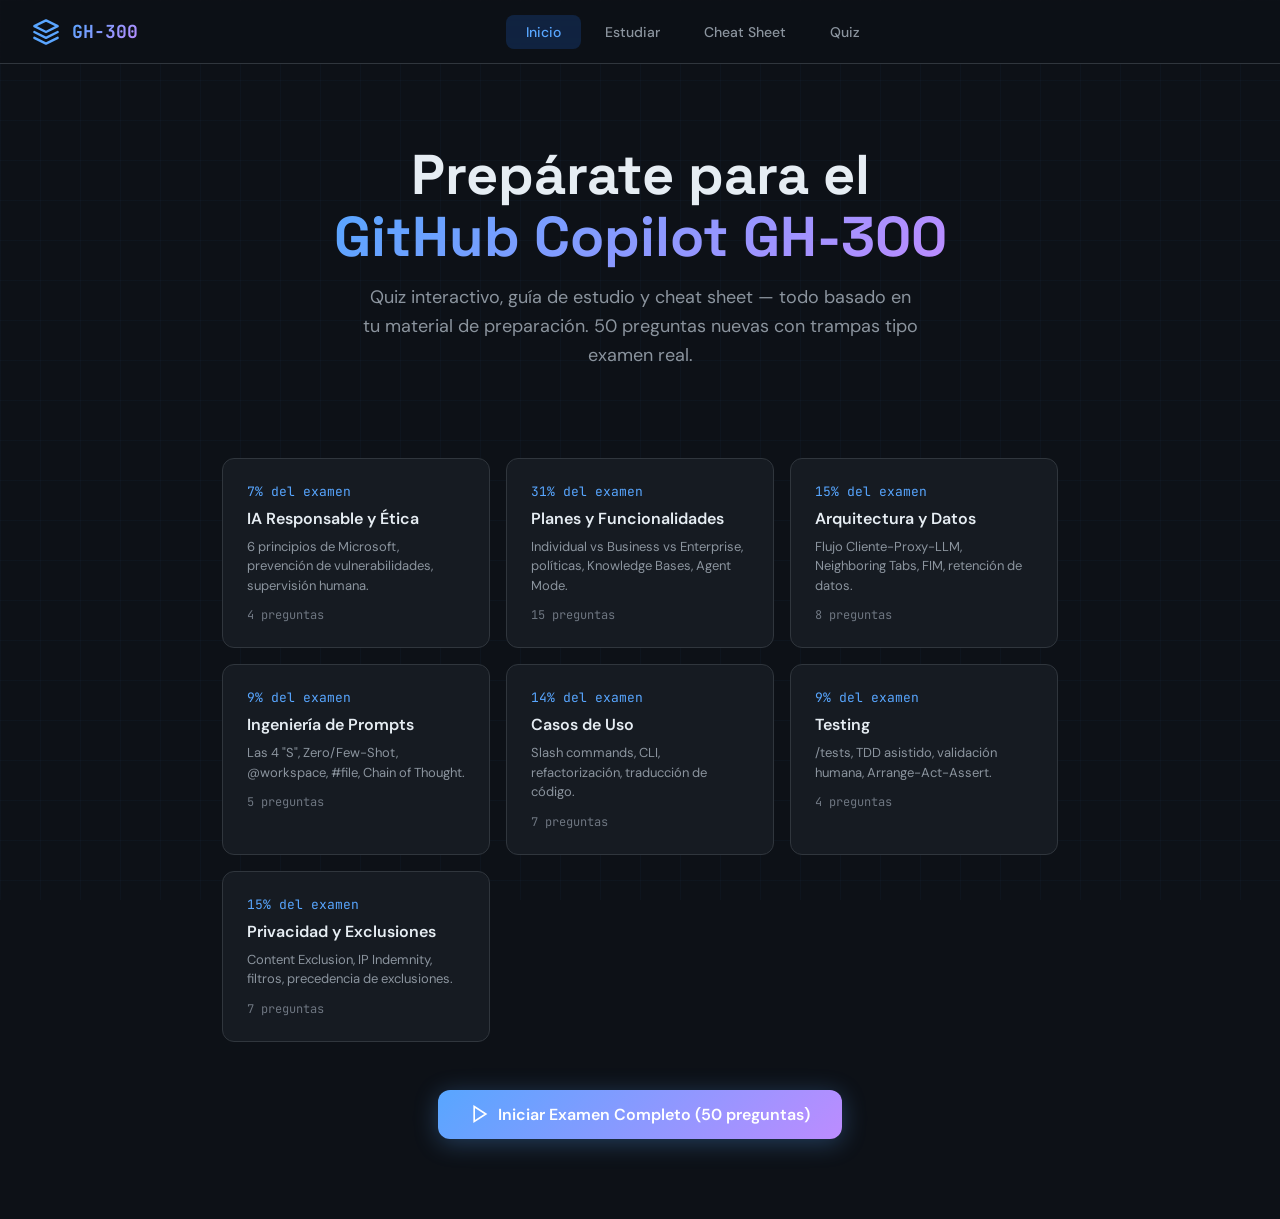
<file: index.html>
<!DOCTYPE html>
<html lang="es">
<head>
<meta charset="UTF-8">
<meta name="viewport" content="width=device-width, initial-scale=1.0">
<title>GH-300 — GitHub Copilot Certification Prep</title>
<link href="https://fonts.googleapis.com/css2?family=JetBrains+Mono:wght@400;600;700&family=Space+Grotesk:wght@400;500;600;700&family=DM+Sans:wght@400;500;600;700&display=swap" rel="stylesheet">
<link rel="stylesheet" href="css/styles.css">
<script src="js/app.js" defer></script>
</head>
<body>

<!-- NAV -->
<nav class="nav">
  <div class="nav-brand">
    <svg viewBox="0 0 24 24" fill="none" stroke="url(#navGrad)" stroke-width="2" stroke-linecap="round" stroke-linejoin="round">
      <defs><linearGradient id="navGrad" x1="0" y1="0" x2="24" y2="24"><stop offset="0%" stop-color="#58a6ff"/><stop offset="100%" stop-color="#bc8cff"/></linearGradient></defs>
      <path d="M12 2L2 7l10 5 10-5-10-5z"/><path d="M2 17l10 5 10-5"/><path d="M2 12l10 5 10-5"/>
    </svg>
    <span>GH-300</span>
  </div>
  <div class="nav-tabs">
    <button class="nav-tab active" onclick="showScreen('home')">Inicio</button>
    <button class="nav-tab" onclick="showScreen('study')">Estudiar</button>
    <button class="nav-tab" onclick="showScreen('cheat')">Cheat Sheet</button>
    <button class="nav-tab" onclick="startQuiz()">Quiz</button>
  </div>
  <div class="nav-score" id="navScore"></div>
</nav>
<div class="mobile-tabs">
  <button class="nav-tab active" onclick="showScreen('home')">Inicio</button>
  <button class="nav-tab" onclick="showScreen('study')">Estudiar</button>
  <button class="nav-tab" onclick="showScreen('cheat')">Cheat Sheet</button>
  <button class="nav-tab" onclick="startQuiz()">Quiz</button>
</div>

<div class="main">

<!-- HOME -->
<div class="screen active" id="screen-home">
  <div class="home-hero">
    <h1>Prepárate para el<br><span class="gradient">GitHub Copilot GH-300</span></h1>
    <p>Quiz interactivo, guía de estudio y cheat sheet — todo basado en tu material de preparación. 50 preguntas nuevas con trampas tipo examen real.</p>
  </div>
  <div class="domain-grid">
    <div class="domain-card" onclick="startQuiz('responsible')">
      <div class="weight">7% del examen</div>
      <h3>IA Responsable y Ética</h3>
      <p>6 principios de Microsoft, prevención de vulnerabilidades, supervisión humana.</p>
      <div class="q-count">4 preguntas</div>
    </div>
    <div class="domain-card" onclick="startQuiz('planes')">
      <div class="weight">31% del examen</div>
      <h3>Planes y Funcionalidades</h3>
      <p>Individual vs Business vs Enterprise, políticas, Knowledge Bases, Agent Mode.</p>
      <div class="q-count">15 preguntas</div>
    </div>
    <div class="domain-card" onclick="startQuiz('arquitectura')">
      <div class="weight">15% del examen</div>
      <h3>Arquitectura y Datos</h3>
      <p>Flujo Cliente-Proxy-LLM, Neighboring Tabs, FIM, retención de datos.</p>
      <div class="q-count">8 preguntas</div>
    </div>
    <div class="domain-card" onclick="startQuiz('prompts')">
      <div class="weight">9% del examen</div>
      <h3>Ingeniería de Prompts</h3>
      <p>Las 4 "S", Zero/Few-Shot, @workspace, #file, Chain of Thought.</p>
      <div class="q-count">5 preguntas</div>
    </div>
    <div class="domain-card" onclick="startQuiz('casos')">
      <div class="weight">14% del examen</div>
      <h3>Casos de Uso</h3>
      <p>Slash commands, CLI, refactorización, traducción de código.</p>
      <div class="q-count">7 preguntas</div>
    </div>
    <div class="domain-card" onclick="startQuiz('testing')">
      <div class="weight">9% del examen</div>
      <h3>Testing</h3>
      <p>/tests, TDD asistido, validación humana, Arrange-Act-Assert.</p>
      <div class="q-count">4 preguntas</div>
    </div>
    <div class="domain-card" onclick="startQuiz('privacidad')">
      <div class="weight">15% del examen</div>
      <h3>Privacidad y Exclusiones</h3>
      <p>Content Exclusion, IP Indemnity, filtros, precedencia de exclusiones.</p>
      <div class="q-count">7 preguntas</div>
    </div>
  </div>
  <div class="start-section">
    <button class="btn btn-primary" onclick="startQuiz()">
      <svg width="20" height="20" viewBox="0 0 24 24" fill="none" stroke="currentColor" stroke-width="2"><polygon points="5 3 19 12 5 21 5 3"/></svg>
      Iniciar Examen Completo (50 preguntas)
    </button>
  </div>
</div>

<!-- QUIZ -->
<div class="screen" id="screen-quiz">
  <div class="quiz-container">
    <div class="quiz-progress">
      <div class="progress-bar-wrap"><div class="progress-bar-fill" id="progressBar"></div></div>
      <div class="progress-text" id="progressText">1/50</div>
    </div>
    <div id="quizDomainTag" class="quiz-domain-tag tag-planes"></div>
    <div id="quizQuestion" class="quiz-question"></div>
    <div id="quizOptions" class="quiz-options"></div>
    <div id="quizFeedback" style="display:none;"></div>
    <div class="quiz-actions">
      <button class="btn btn-secondary btn-sm" id="btnSubmit" onclick="submitAnswer()" disabled>Confirmar Respuesta</button>
      <button class="btn btn-primary btn-sm" id="btnNext" onclick="nextQuestion()" style="display:none;">
        Siguiente →
      </button>
    </div>
  </div>
</div>

<!-- STUDY -->
<div class="screen" id="screen-study">
  <div class="study-container">
    <div class="study-section">
      <h2>Guía de Estudio Completa</h2>
      <p class="subtitle">Todo el contenido organizado por dominio. Haz clic para expandir cada tema.</p>
    </div>
    <div class="accordion" id="studyAccordion"></div>
  </div>
</div>

<!-- CHEAT SHEET -->
<div class="screen" id="screen-cheat">
  <div class="study-container">
    <div class="study-section">
      <h2>Cheat Sheet — Respuestas Flash</h2>
      <p class="subtitle">Datos clave, mnemónicos y trampas frecuentes para memorizar antes del examen.</p>
    </div>
    <div class="cheat-grid" id="cheatGrid"></div>
  </div>
</div>

<!-- RESULTS -->
<div class="screen" id="screen-results">
  <div class="results-container">
    <div class="results-circle">
      <div class="pct" id="resultPct">0%</div>
      <div class="label">Puntuación</div>
    </div>
    <div class="results-status" id="resultStatus"></div>
    <div class="results-subtitle" id="resultSubtitle"></div>
    <div class="results-domains" id="resultDomains"></div>
    <div style="display:flex;gap:12px;justify-content:center;flex-wrap:wrap;">
      <button class="btn btn-primary" onclick="startQuiz()">Reintentar Examen</button>
      <button class="btn btn-secondary" onclick="showScreen('study')">Revisar Estudio</button>
    </div>
  </div>
</div>

</div>
</body>
</html>
</file>
<file: css/styles.css>
:root {
  --bg: #0d1117;
  --surface: #161b22;
  --surface2: #1c2129;
  --border: #30363d;
  --border-bright: #484f58;
  --text: #e6edf3;
  --text-dim: #8b949e;
  --text-muted: #6e7681;
  --accent: #58a6ff;
  --accent-dim: #1f6feb33;
  --green: #3fb950;
  --green-dim: #23883322;
  --red: #f85149;
  --red-dim: #f8514922;
  --orange: #d29922;
  --orange-dim: #d2992222;
  --purple: #bc8cff;
  --purple-dim: #bc8cff22;
  --gradient-1: linear-gradient(135deg, #58a6ff 0%, #bc8cff 100%);
  --gradient-2: linear-gradient(135deg, #3fb950 0%, #58a6ff 100%);
  --radius: 12px;
  --radius-sm: 8px;
  --shadow: 0 8px 32px rgba(0,0,0,0.4);
  --shadow-sm: 0 2px 8px rgba(0,0,0,0.3);
}
* { margin: 0; padding: 0; box-sizing: border-box; }
body {
  background: var(--bg);
  color: var(--text);
  font-family: 'DM Sans', sans-serif;
  min-height: 100vh;
  overflow-x: hidden;
}
/* Scrollbar */
::-webkit-scrollbar { width: 8px; }
::-webkit-scrollbar-track { background: var(--bg); }
::-webkit-scrollbar-thumb { background: var(--border); border-radius: 4px; }

/* Background grid effect */
body::before {
  content: '';
  position: fixed;
  inset: 0;
  background-image: 
    linear-gradient(rgba(88,166,255,0.03) 1px, transparent 1px),
    linear-gradient(90deg, rgba(88,166,255,0.03) 1px, transparent 1px);
  background-size: 40px 40px;
  pointer-events: none;
  z-index: 0;
}

/* NAV */
.nav {
  position: fixed;
  top: 0;
  left: 0;
  right: 0;
  height: 64px;
  background: rgba(13,17,23,0.85);
  backdrop-filter: blur(20px);
  border-bottom: 1px solid var(--border);
  display: flex;
  align-items: center;
  justify-content: space-between;
  padding: 0 32px;
  z-index: 100;
}
.nav-brand {
  display: flex;
  align-items: center;
  gap: 12px;
  font-family: 'JetBrains Mono', monospace;
  font-weight: 700;
  font-size: 18px;
}
.nav-brand svg { width: 28px; height: 28px; }
.nav-brand span { background: var(--gradient-1); -webkit-background-clip: text; -webkit-text-fill-color: transparent; }
.nav-tabs {
  display: flex;
  gap: 4px;
}
.nav-tab {
  padding: 8px 20px;
  border-radius: 8px;
  font-size: 14px;
  font-weight: 500;
  color: var(--text-dim);
  cursor: pointer;
  border: none;
  background: none;
  transition: all 0.2s;
  font-family: inherit;
}
.nav-tab:hover { color: var(--text); background: var(--surface); }
.nav-tab.active { color: var(--accent); background: var(--accent-dim); }
.nav-score {
  font-family: 'JetBrains Mono', monospace;
  font-size: 14px;
  color: var(--text-dim);
  display: flex;
  align-items: center;
  gap: 8px;
}
.nav-score .score-value { color: var(--green); font-weight: 700; }

/* MAIN */
.main { padding-top: 64px; position: relative; z-index: 1; }

/* ========== HOME SCREEN ========== */
.screen { display: none; animation: fadeIn 0.4s ease; }
.screen.active { display: block; }
@keyframes fadeIn { from { opacity: 0; transform: translateY(12px); } to { opacity: 1; transform: translateY(0); } }

.home-hero {
  max-width: 900px;
  margin: 0 auto;
  padding: 80px 32px 40px;
  text-align: center;
}
.home-hero h1 {
  font-family: 'Space Grotesk', sans-serif;
  font-size: clamp(36px, 6vw, 56px);
  font-weight: 700;
  line-height: 1.1;
  margin-bottom: 16px;
}
.home-hero h1 .gradient { background: var(--gradient-1); -webkit-background-clip: text; -webkit-text-fill-color: transparent; }
.home-hero p {
  font-size: 18px;
  color: var(--text-dim);
  max-width: 560px;
  margin: 0 auto 48px;
  line-height: 1.6;
}

.domain-grid {
  max-width: 900px;
  margin: 0 auto 48px;
  padding: 0 32px;
  display: grid;
  grid-template-columns: repeat(auto-fit, minmax(260px, 1fr));
  gap: 16px;
}
.domain-card {
  background: var(--surface);
  border: 1px solid var(--border);
  border-radius: var(--radius);
  padding: 24px;
  cursor: pointer;
  transition: all 0.25s;
  position: relative;
  overflow: hidden;
}
.domain-card::before {
  content: '';
  position: absolute;
  top: 0;
  left: 0;
  right: 0;
  height: 3px;
  background: var(--gradient-1);
  opacity: 0;
  transition: opacity 0.25s;
}
.domain-card:hover { border-color: var(--accent); transform: translateY(-2px); box-shadow: var(--shadow); }
.domain-card:hover::before { opacity: 1; }
.domain-card .weight {
  font-family: 'JetBrains Mono', monospace;
  font-size: 13px;
  color: var(--accent);
  margin-bottom: 8px;
}
.domain-card h3 { font-size: 16px; font-weight: 600; margin-bottom: 8px; }
.domain-card p { font-size: 13px; color: var(--text-dim); line-height: 1.5; }
.domain-card .q-count {
  margin-top: 12px;
  font-family: 'JetBrains Mono', monospace;
  font-size: 12px;
  color: var(--text-muted);
}

.start-section {
  text-align: center;
  padding: 0 32px 80px;
}
.btn {
  display: inline-flex;
  align-items: center;
  gap: 8px;
  padding: 14px 32px;
  border-radius: var(--radius);
  font-size: 16px;
  font-weight: 600;
  font-family: inherit;
  cursor: pointer;
  border: none;
  transition: all 0.25s;
}
.btn-primary {
  background: var(--gradient-1);
  color: #fff;
  box-shadow: 0 4px 24px rgba(88,166,255,0.3);
}
.btn-primary:hover { transform: translateY(-2px); box-shadow: 0 8px 32px rgba(88,166,255,0.4); }
.btn-secondary {
  background: var(--surface);
  color: var(--text);
  border: 1px solid var(--border);
}
.btn-secondary:hover { border-color: var(--accent); }
.btn-sm { padding: 10px 20px; font-size: 14px; }

/* ========== QUIZ SCREEN ========== */
.quiz-container {
  max-width: 800px;
  margin: 0 auto;
  padding: 40px 32px 80px;
}
.quiz-progress {
  display: flex;
  align-items: center;
  gap: 16px;
  margin-bottom: 32px;
}
.progress-bar-wrap {
  flex: 1;
  height: 6px;
  background: var(--surface2);
  border-radius: 3px;
  overflow: hidden;
}
.progress-bar-fill {
  height: 100%;
  background: var(--gradient-1);
  border-radius: 3px;
  transition: width 0.5s ease;
}
.progress-text {
  font-family: 'JetBrains Mono', monospace;
  font-size: 13px;
  color: var(--text-dim);
  white-space: nowrap;
}
.quiz-domain-tag {
  display: inline-flex;
  padding: 6px 14px;
  border-radius: 20px;
  font-size: 12px;
  font-weight: 600;
  font-family: 'JetBrains Mono', monospace;
  margin-bottom: 20px;
}
.tag-responsible { background: var(--purple-dim); color: var(--purple); }
.tag-planes { background: var(--accent-dim); color: var(--accent); }
.tag-arquitectura { background: var(--orange-dim); color: var(--orange); }
.tag-prompts { background: var(--green-dim); color: var(--green); }
.tag-casos { background: #f778ba22; color: #f778ba; }
.tag-testing { background: #79c0ff22; color: #79c0ff; }
.tag-privacidad { background: var(--red-dim); color: var(--red); }

.quiz-question {
  font-family: 'Space Grotesk', sans-serif;
  font-size: 22px;
  font-weight: 600;
  line-height: 1.4;
  margin-bottom: 32px;
}
.quiz-options { display: flex; flex-direction: column; gap: 12px; margin-bottom: 32px; }
.quiz-option {
  display: flex;
  align-items: flex-start;
  gap: 14px;
  padding: 18px 20px;
  background: var(--surface);
  border: 2px solid var(--border);
  border-radius: var(--radius);
  cursor: pointer;
  transition: all 0.2s;
  font-size: 15px;
  line-height: 1.5;
}
.quiz-option:hover:not(.disabled) { border-color: var(--accent); background: var(--accent-dim); }
.quiz-option.selected { border-color: var(--accent); background: var(--accent-dim); }
.quiz-option.correct { border-color: var(--green); background: var(--green-dim); }
.quiz-option.incorrect { border-color: var(--red); background: var(--red-dim); }
.quiz-option.disabled { cursor: default; opacity: 0.7; }
.quiz-option.disabled.correct { opacity: 1; }
.quiz-option .letter {
  display: flex;
  align-items: center;
  justify-content: center;
  min-width: 32px;
  height: 32px;
  border-radius: 8px;
  font-family: 'JetBrains Mono', monospace;
  font-weight: 700;
  font-size: 14px;
  background: var(--surface2);
  border: 1px solid var(--border);
  transition: all 0.2s;
}
.quiz-option.selected .letter { background: var(--accent); color: var(--bg); border-color: var(--accent); }
.quiz-option.correct .letter { background: var(--green); color: var(--bg); border-color: var(--green); }
.quiz-option.incorrect .letter { background: var(--red); color: var(--bg); border-color: var(--red); }

.quiz-feedback {
  padding: 24px;
  border-radius: var(--radius);
  margin-bottom: 24px;
  border: 1px solid;
  animation: fadeIn 0.3s ease;
  line-height: 1.6;
  font-size: 14px;
}
.quiz-feedback.correct-feedback { background: var(--green-dim); border-color: #3fb95044; }
.quiz-feedback.incorrect-feedback { background: var(--red-dim); border-color: #f8514944; }
.quiz-feedback h4 {
  font-family: 'JetBrains Mono', monospace;
  font-size: 14px;
  margin-bottom: 10px;
  display: flex;
  align-items: center;
  gap: 8px;
}
.quiz-feedback.correct-feedback h4 { color: var(--green); }
.quiz-feedback.incorrect-feedback h4 { color: var(--red); }
.quiz-feedback .trap {
  margin-top: 12px;
  padding-top: 12px;
  border-top: 1px solid var(--border);
  color: var(--orange);
  font-size: 13px;
}
.quiz-actions {
  display: flex;
  justify-content: space-between;
  align-items: center;
}

/* ========== STUDY SCREEN ========== */
.study-container {
  max-width: 900px;
  margin: 0 auto;
  padding: 40px 32px 80px;
}
.study-section {
  margin-bottom: 40px;
}
.study-section h2 {
  font-family: 'Space Grotesk', sans-serif;
  font-size: 24px;
  font-weight: 700;
  margin-bottom: 8px;
}
.study-section .subtitle {
  color: var(--text-dim);
  font-size: 14px;
  margin-bottom: 24px;
}
.accordion {
  border: 1px solid var(--border);
  border-radius: var(--radius);
  overflow: hidden;
}
.accordion-item { border-bottom: 1px solid var(--border); }
.accordion-item:last-child { border-bottom: none; }
.accordion-header {
  display: flex;
  align-items: center;
  justify-content: space-between;
  padding: 18px 20px;
  background: var(--surface);
  cursor: pointer;
  font-weight: 600;
  font-size: 15px;
  transition: background 0.2s;
  border: none;
  width: 100%;
  color: var(--text);
  font-family: inherit;
  text-align: left;
}
.accordion-header:hover { background: var(--surface2); }
.accordion-header .arrow {
  transition: transform 0.3s;
  color: var(--text-dim);
}
.accordion-item.open .accordion-header .arrow { transform: rotate(180deg); }
.accordion-body {
  max-height: 0;
  overflow: hidden;
  transition: max-height 0.4s ease;
  background: var(--bg);
}
.accordion-body-inner {
  padding: 20px;
  font-size: 14px;
  line-height: 1.7;
  color: var(--text-dim);
}
.accordion-body-inner strong { color: var(--text); }
.accordion-body-inner ul { padding-left: 20px; margin: 8px 0; }
.accordion-body-inner li { margin-bottom: 6px; }
.accordion-body-inner .highlight-box {
  background: var(--accent-dim);
  border: 1px solid var(--accent)33;
  border-radius: var(--radius-sm);
  padding: 14px;
  margin: 12px 0;
  font-size: 13px;
}
.accordion-body-inner .warn-box {
  background: var(--orange-dim);
  border: 1px solid var(--orange)33;
  border-radius: var(--radius-sm);
  padding: 14px;
  margin: 12px 0;
  font-size: 13px;
  color: var(--orange);
}
.accordion-body-inner table {
  width: 100%;
  border-collapse: collapse;
  margin: 12px 0;
  font-size: 13px;
}
.accordion-body-inner th {
  background: var(--surface);
  padding: 10px 14px;
  text-align: left;
  font-weight: 600;
  color: var(--text);
  border-bottom: 1px solid var(--border);
}
.accordion-body-inner td {
  padding: 10px 14px;
  border-bottom: 1px solid var(--border);
}

/* ========== CHEAT SHEET SCREEN ========== */
.cheat-grid {
  display: grid;
  grid-template-columns: repeat(auto-fit, minmax(340px, 1fr));
  gap: 16px;
}
.cheat-card {
  background: var(--surface);
  border: 1px solid var(--border);
  border-radius: var(--radius);
  padding: 24px;
}
.cheat-card h3 {
  font-family: 'JetBrains Mono', monospace;
  font-size: 14px;
  color: var(--accent);
  margin-bottom: 14px;
  display: flex;
  align-items: center;
  gap: 8px;
}
.cheat-card p, .cheat-card li {
  font-size: 13px;
  line-height: 1.6;
  color: var(--text-dim);
}
.cheat-card code {
  font-family: 'JetBrains Mono', monospace;
  font-size: 12px;
  background: var(--surface2);
  padding: 2px 6px;
  border-radius: 4px;
  color: var(--accent);
}
.flash-grid {
  display: grid;
  grid-template-columns: 1fr 1fr;
  gap: 8px;
  margin-top: 8px;
  font-size: 13px;
}
.flash-key { color: var(--text); font-weight: 600; }
.flash-val { color: var(--text-dim); }

/* ========== RESULTS SCREEN ========== */
.results-container {
  max-width: 700px;
  margin: 0 auto;
  padding: 60px 32px 80px;
  text-align: center;
}
.results-circle {
  width: 180px;
  height: 180px;
  border-radius: 50%;
  margin: 0 auto 32px;
  display: flex;
  flex-direction: column;
  align-items: center;
  justify-content: center;
  position: relative;
}
.results-circle::before {
  content: '';
  position: absolute;
  inset: 0;
  border-radius: 50%;
  padding: 4px;
  background: var(--gradient-1);
  -webkit-mask: linear-gradient(#fff 0 0) content-box, linear-gradient(#fff 0 0);
  -webkit-mask-composite: xor;
  mask-composite: exclude;
}
.results-circle .pct {
  font-family: 'Space Grotesk', sans-serif;
  font-size: 48px;
  font-weight: 700;
}
.results-circle .label {
  font-size: 14px;
  color: var(--text-dim);
}
.results-status {
  font-family: 'Space Grotesk', sans-serif;
  font-size: 28px;
  font-weight: 700;
  margin-bottom: 8px;
}
.results-status.pass { color: var(--green); }
.results-status.fail { color: var(--red); }
.results-subtitle {
  color: var(--text-dim);
  font-size: 16px;
  margin-bottom: 40px;
}
.results-domains {
  text-align: left;
  margin-bottom: 40px;
}
.results-domain-row {
  display: flex;
  align-items: center;
  justify-content: space-between;
  padding: 14px 0;
  border-bottom: 1px solid var(--border);
  font-size: 14px;
}
.results-domain-row .domain-name { flex: 1; }
.results-domain-row .domain-score {
  font-family: 'JetBrains Mono', monospace;
  font-weight: 600;
  width: 60px;
  text-align: right;
}
.results-domain-row .domain-bar-wrap {
  width: 120px;
  height: 6px;
  background: var(--surface2);
  border-radius: 3px;
  margin-left: 16px;
  overflow: hidden;
}
.results-domain-row .domain-bar {
  height: 100%;
  border-radius: 3px;
  transition: width 0.8s ease;
}

/* Mobile */
@media (max-width: 640px) {
  .nav { padding: 0 16px; }
  .nav-tabs { display: none; }
  .mobile-tabs {
    display: flex !important;
    position: fixed;
    bottom: 0;
    left: 0;
    right: 0;
    background: rgba(13,17,23,0.95);
    backdrop-filter: blur(20px);
    border-top: 1px solid var(--border);
    padding: 8px;
    gap: 4px;
    z-index: 100;
  }
  .mobile-tabs .nav-tab { flex: 1; font-size: 11px; padding: 10px 4px; text-align: center; }
  .quiz-question { font-size: 18px; }
  .home-hero { padding: 48px 20px 32px; }
  .domain-grid, .study-container, .quiz-container { padding-left: 16px; padding-right: 16px; }
  .cheat-grid { grid-template-columns: 1fr; }
  .main { padding-bottom: 72px; }
}
.mobile-tabs { display: none; }
</file>
